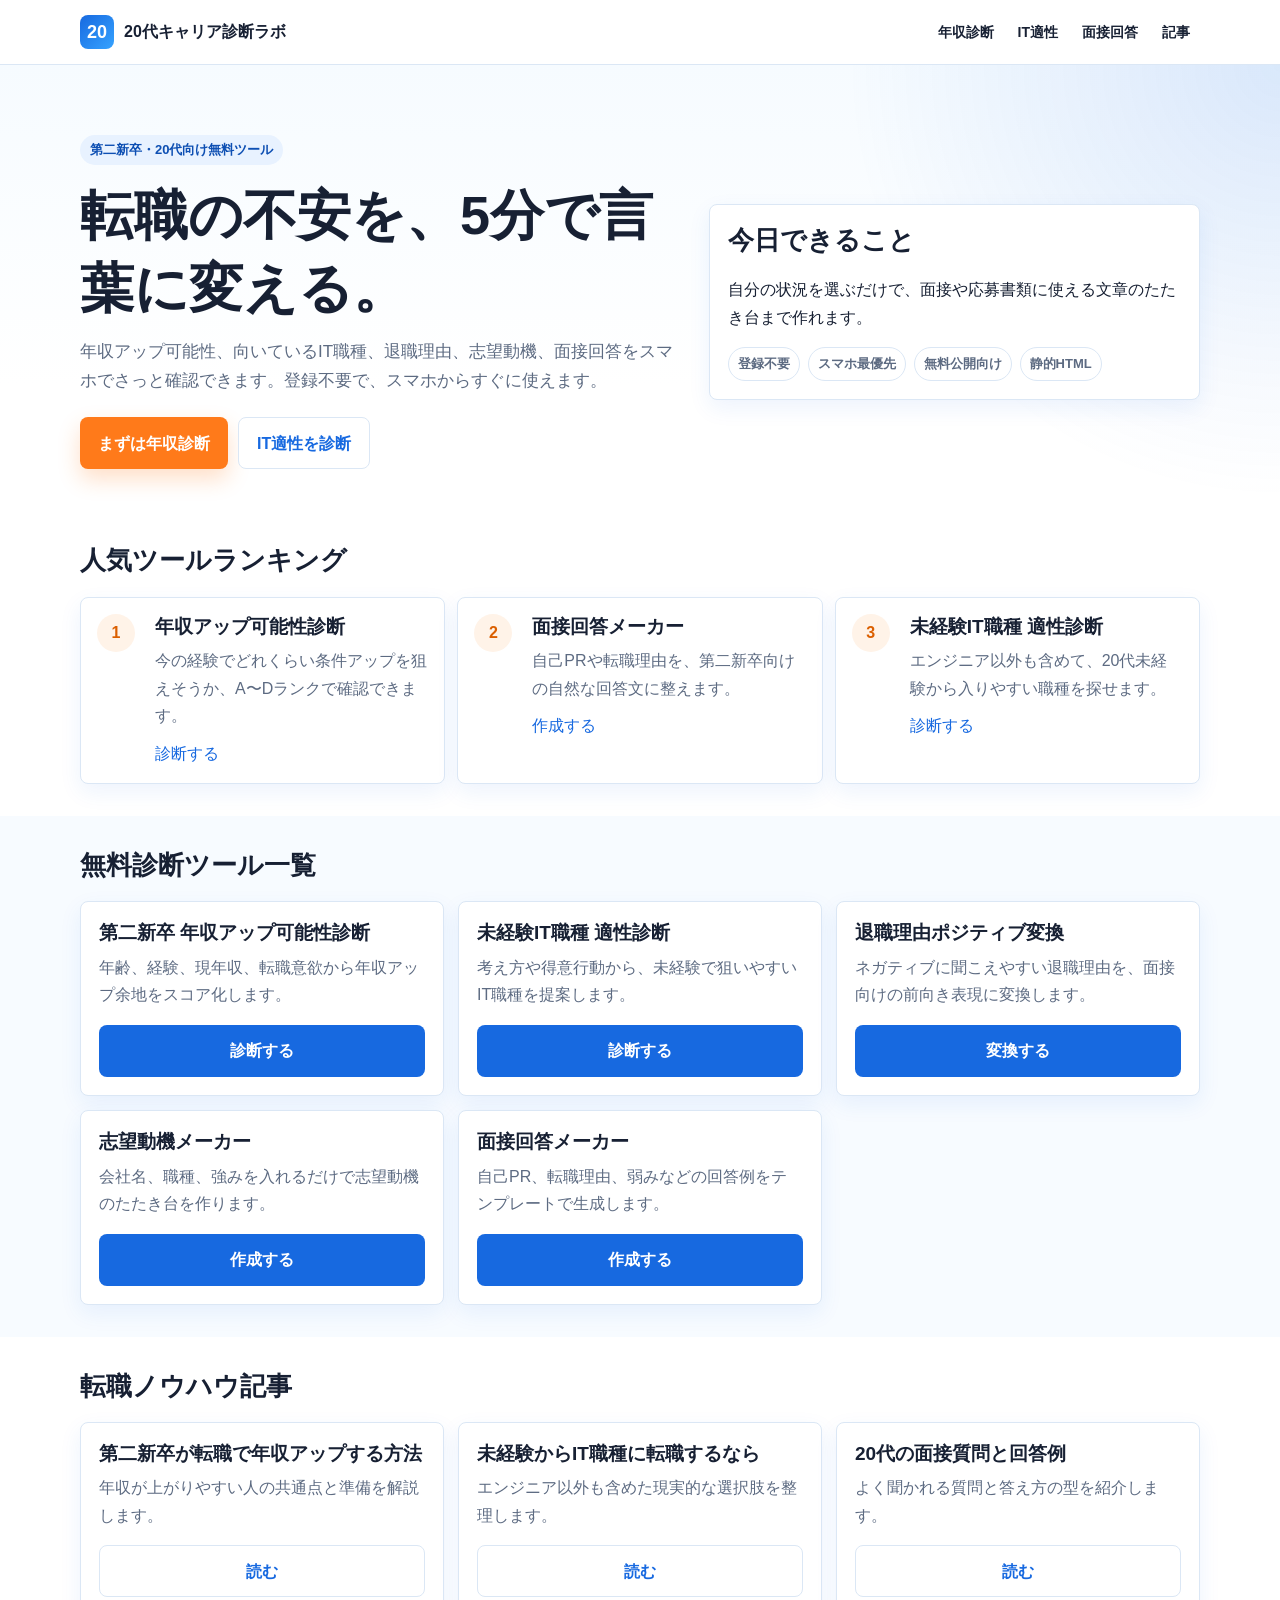
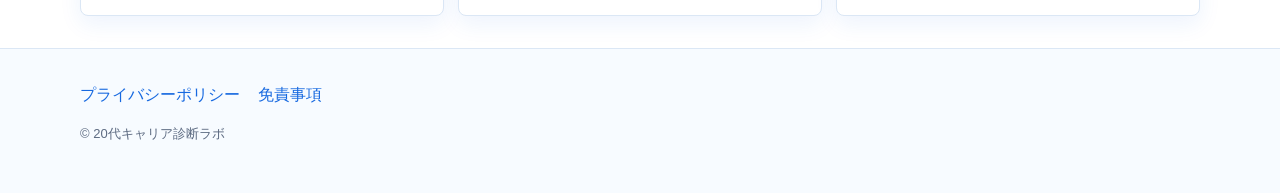
<file: index.html>
<!doctype html>
<html lang="ja">
<head>
  <meta charset="utf-8">
  <meta name="google-site-verification" content="XJx7OJmUegp2t_U06zIZBoYC09A0uc05FzPCAcpIYCo" />
  <meta name="viewport" content="width=device-width, initial-scale=1">
  <title>20代キャリア診断ラボ｜第二新卒・20代向け無料転職診断</title>
  <meta name="description" content="第二新卒・20代向けに、年収アップ可能性、未経験IT職種適性、退職理由、志望動機、面接回答を無料で診断できるサイトです。">
  <meta property="og:title" content="20代キャリア診断ラボ">
  <meta property="og:description" content="第二新卒・20代向け無料転職診断ツール。年収アップ、IT適性、面接回答、志望動機をチェック。">
  <meta property="og:type" content="website">
  <meta property="og:url" content="https://example.pages.dev/">
  <meta property="og:image" content="https://example.pages.dev/assets/img/ogp.svg">
  <!-- Google Analyticsタグは公開後にここへ追加 -->
  <!-- Search Console確認タグは公開後にここへ追加 -->
  <link rel="stylesheet" href="assets/css/styles.css">
  <script src="config.js" defer></script>
  <script src="assets/js/main.js" defer></script>
</head>
<body>
  <header class="site-header">
    <div class="header-inner">
      <a class="brand" href="index.html"><span class="brand-mark">20</span><span data-site-name>20代キャリア診断ラボ</span></a>
      <button class="nav-toggle" type="button" aria-label="メニュー" aria-expanded="false" data-nav-toggle>≡</button>
      <nav class="global-nav" data-nav>
        <a href="tools/salary.html">年収診断</a>
        <a href="tools/it-fit.html">IT適性</a>
        <a href="tools/interview.html">面接回答</a>
        <a href="articles/salary-up.html">記事</a>
      </nav>
    </div>
  </header>
  <main>
    <section class="hero">
      <div class="container hero-grid">
        <div>
          <span class="eyebrow">第二新卒・20代向け無料ツール</span>
          <h1>転職の不安を、5分で言葉に変える。</h1>
          <p class="lead">年収アップ可能性、向いているIT職種、退職理由、志望動機、面接回答をスマホでさっと確認できます。登録不要で、スマホからすぐに使えます。</p>
          <div class="hero-actions">
            <a class="button cta" href="tools/salary.html">まずは年収診断</a>
            <a class="button ghost" href="tools/it-fit.html">IT適性を診断</a>
          </div>
        </div>
        <div class="card">
          <h2>今日できること</h2>
          <p>自分の状況を選ぶだけで、面接や応募書類に使える文章のたたき台まで作れます。</p>
          <div class="badge-row">
            <span class="badge">登録不要</span>
            <span class="badge">スマホ最優先</span>
            <span class="badge">無料公開向け</span>
            <span class="badge">静的HTML</span>
          </div>
        </div>
      </div>
    </section>
    <section class="section">
      <div class="container">
        <h2>人気ツールランキング</h2>
        <div class="ranking-list">
          <article class="ranking-item">
            <div>
              <h3>年収アップ可能性診断</h3>
              <p>今の経験でどれくらい条件アップを狙えそうか、A〜Dランクで確認できます。</p>
              <a href="tools/salary.html">診断する</a>
            </div>
          </article>
          <article class="ranking-item">
            <div>
              <h3>面接回答メーカー</h3>
              <p>自己PRや転職理由を、第二新卒向けの自然な回答文に整えます。</p>
              <a href="tools/interview.html">作成する</a>
            </div>
          </article>
          <article class="ranking-item">
            <div>
              <h3>未経験IT職種 適性診断</h3>
              <p>エンジニア以外も含めて、20代未経験から入りやすい職種を探せます。</p>
              <a href="tools/it-fit.html">診断する</a>
            </div>
          </article>
        </div>
      </div>
    </section>
    <section class="section alt">
      <div class="container">
        <h2>無料診断ツール一覧</h2>
        <div class="grid three">
          <article class="card tool-card"><h3>第二新卒 年収アップ可能性診断</h3><p>年齢、経験、現年収、転職意欲から年収アップ余地をスコア化します。</p><a class="button" href="tools/salary.html">診断する</a></article>
          <article class="card tool-card"><h3>未経験IT職種 適性診断</h3><p>考え方や得意行動から、未経験で狙いやすいIT職種を提案します。</p><a class="button" href="tools/it-fit.html">診断する</a></article>
          <article class="card tool-card"><h3>退職理由ポジティブ変換</h3><p>ネガティブに聞こえやすい退職理由を、面接向けの前向き表現に変換します。</p><a class="button" href="tools/reason.html">変換する</a></article>
          <article class="card tool-card"><h3>志望動機メーカー</h3><p>会社名、職種、強みを入れるだけで志望動機のたたき台を作ります。</p><a class="button" href="tools/motivation.html">作成する</a></article>
          <article class="card tool-card"><h3>面接回答メーカー</h3><p>自己PR、転職理由、弱みなどの回答例をテンプレートで生成します。</p><a class="button" href="tools/interview.html">作成する</a></article>
        </div>
      </div>
    </section>
    <section class="section">
      <div class="container">
        <h2>転職ノウハウ記事</h2>
        <div class="grid three">
          <article class="card tool-card"><h3>第二新卒が転職で年収アップする方法</h3><p>年収が上がりやすい人の共通点と準備を解説します。</p><a class="button ghost" href="articles/salary-up.html">読む</a></article>
          <article class="card tool-card"><h3>未経験からIT職種に転職するなら</h3><p>エンジニア以外も含めた現実的な選択肢を整理します。</p><a class="button ghost" href="articles/it-career.html">読む</a></article>
          <article class="card tool-card"><h3>20代の面接質問と回答例</h3><p>よく聞かれる質問と答え方の型を紹介します。</p><a class="button ghost" href="articles/interview-questions.html">読む</a></article>
        </div>
      </div>
    </section>
  </main>
  <footer class="footer">
    <div class="container">
      <div class="footer-links"><a href="privacy.html">プライバシーポリシー</a><a href="disclaimer.html">免責事項</a></div>
      <p class="small">© <span data-site-name>20代キャリア診断ラボ</span></p>
    </div>
  </footer>
</body>
</html>
</file>
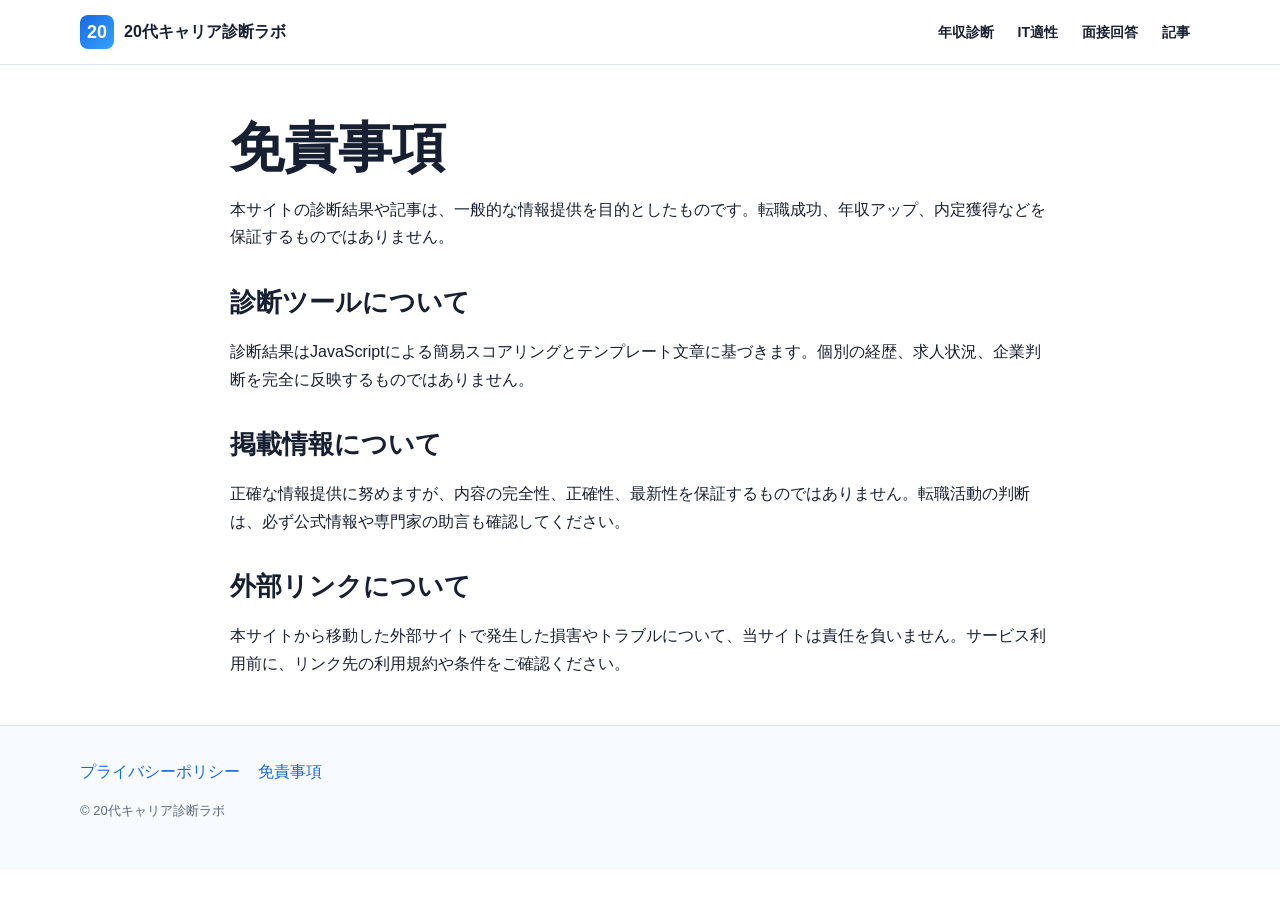
<file: disclaimer.html>
<!doctype html>
<html lang="ja">
<head>
  <meta charset="utf-8"><meta name="viewport" content="width=device-width, initial-scale=1">
  <title>免責事項｜20代キャリア診断ラボ</title>
  <meta name="description" content="20代キャリア診断ラボの免責事項です。診断結果、転職情報、広告リンクの取り扱いについて記載しています。">
  <meta property="og:title" content="免責事項｜20代キャリア診断ラボ"><meta property="og:description" content="診断結果や掲載情報のご利用に関する注意事項。"><meta property="og:type" content="website">
  <!-- Google Analyticsタグは公開後にここへ追加 --><!-- Search Console確認タグは公開後にここへ追加 -->
  <link rel="stylesheet" href="assets/css/styles.css"><script src="config.js" defer></script><script src="assets/js/main.js" defer></script>
</head>
<body>
  <header class="site-header"><div class="header-inner"><a class="brand" href="index.html"><span class="brand-mark">20</span><span data-site-name>20代キャリア診断ラボ</span></a><button class="nav-toggle" type="button" aria-label="メニュー" aria-expanded="false" data-nav-toggle>≡</button><nav class="global-nav" data-nav><a href="tools/salary.html">年収診断</a><a href="tools/it-fit.html">IT適性</a><a href="tools/interview.html">面接回答</a><a href="articles/salary-up.html">記事</a></nav></div></header>
  <main class="section"><article class="container article">
    <h1>免責事項</h1>
    <p>本サイトの診断結果や記事は、一般的な情報提供を目的としたものです。転職成功、年収アップ、内定獲得などを保証するものではありません。</p>
    <h2>診断ツールについて</h2><p>診断結果はJavaScriptによる簡易スコアリングとテンプレート文章に基づきます。個別の経歴、求人状況、企業判断を完全に反映するものではありません。</p>
    <h2>掲載情報について</h2><p>正確な情報提供に努めますが、内容の完全性、正確性、最新性を保証するものではありません。転職活動の判断は、必ず公式情報や専門家の助言も確認してください。</p>
    <h2>外部リンクについて</h2><p>本サイトから移動した外部サイトで発生した損害やトラブルについて、当サイトは責任を負いません。サービス利用前に、リンク先の利用規約や条件をご確認ください。</p>
  </article></main>
  <footer class="footer"><div class="container"><div class="footer-links"><a href="privacy.html">プライバシーポリシー</a><a href="disclaimer.html">免責事項</a></div><p class="small">© <span data-site-name>20代キャリア診断ラボ</span></p></div></footer>
</body>
</html>
</file>
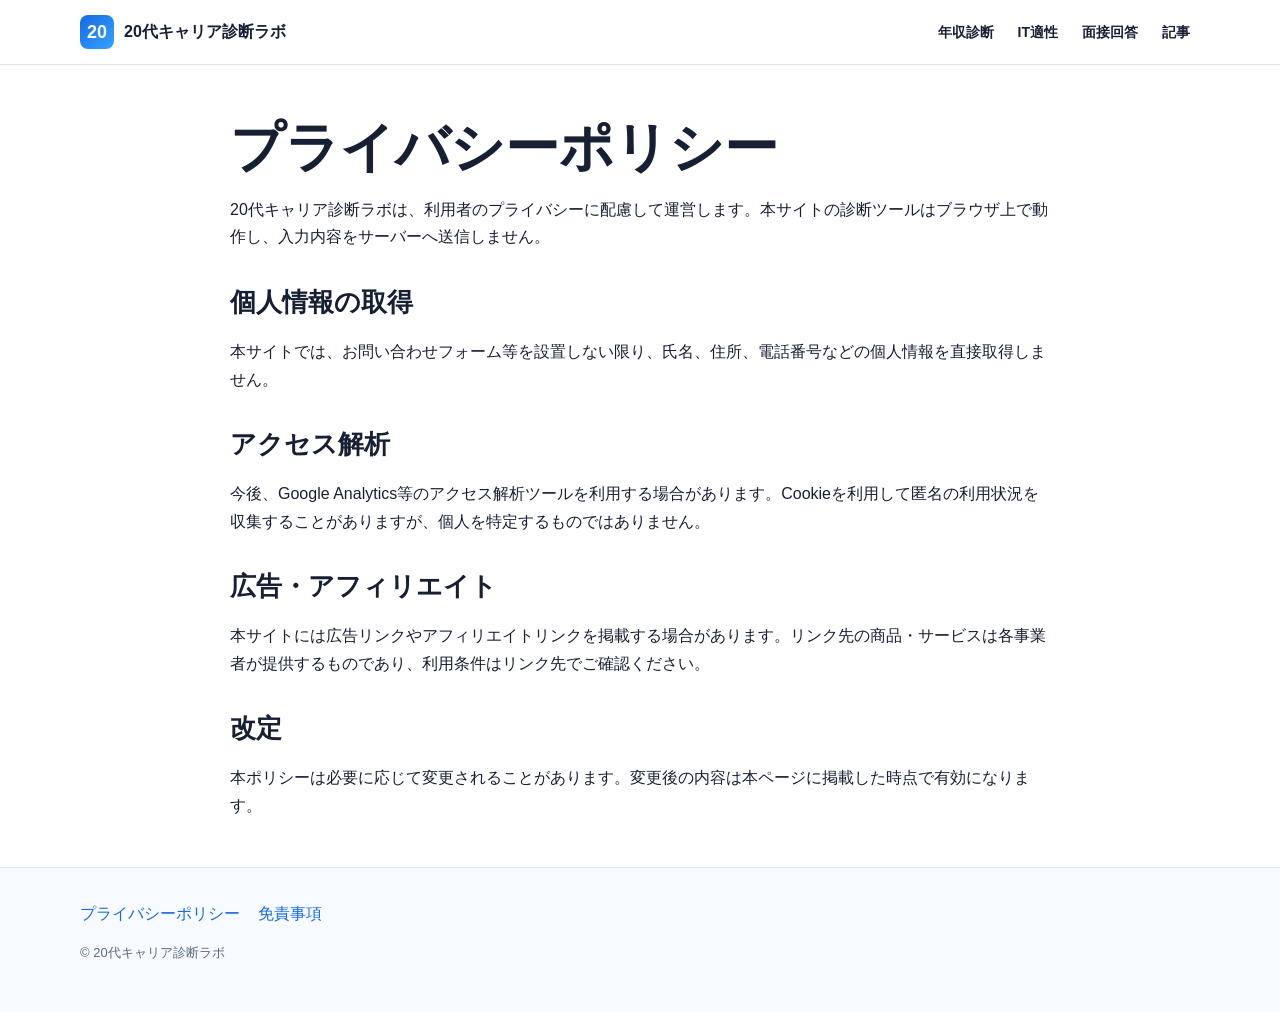
<file: privacy.html>
<!doctype html>
<html lang="ja">
<head>
  <meta charset="utf-8"><meta name="viewport" content="width=device-width, initial-scale=1">
  <title>プライバシーポリシー｜20代キャリア診断ラボ</title>
  <meta name="description" content="20代キャリア診断ラボのプライバシーポリシーです。">
  <meta property="og:title" content="プライバシーポリシー｜20代キャリア診断ラボ"><meta property="og:description" content="個人情報、アクセス解析、広告リンクの取り扱いについて。"><meta property="og:type" content="website">
  <!-- Google Analyticsタグは公開後にここへ追加 --><!-- Search Console確認タグは公開後にここへ追加 -->
  <link rel="stylesheet" href="assets/css/styles.css"><script src="config.js" defer></script><script src="assets/js/main.js" defer></script>
</head>
<body>
  <header class="site-header"><div class="header-inner"><a class="brand" href="index.html"><span class="brand-mark">20</span><span data-site-name>20代キャリア診断ラボ</span></a><button class="nav-toggle" type="button" aria-label="メニュー" aria-expanded="false" data-nav-toggle>≡</button><nav class="global-nav" data-nav><a href="tools/salary.html">年収診断</a><a href="tools/it-fit.html">IT適性</a><a href="tools/interview.html">面接回答</a><a href="articles/salary-up.html">記事</a></nav></div></header>
  <main class="section"><article class="container article">
    <h1>プライバシーポリシー</h1>
    <p>20代キャリア診断ラボは、利用者のプライバシーに配慮して運営します。本サイトの診断ツールはブラウザ上で動作し、入力内容をサーバーへ送信しません。</p>
    <h2>個人情報の取得</h2><p>本サイトでは、お問い合わせフォーム等を設置しない限り、氏名、住所、電話番号などの個人情報を直接取得しません。</p>
    <h2>アクセス解析</h2><p>今後、Google Analytics等のアクセス解析ツールを利用する場合があります。Cookieを利用して匿名の利用状況を収集することがありますが、個人を特定するものではありません。</p>
    <h2>広告・アフィリエイト</h2><p>本サイトには広告リンクやアフィリエイトリンクを掲載する場合があります。リンク先の商品・サービスは各事業者が提供するものであり、利用条件はリンク先でご確認ください。</p>
    <h2>改定</h2><p>本ポリシーは必要に応じて変更されることがあります。変更後の内容は本ページに掲載した時点で有効になります。</p>
  </article></main>
  <footer class="footer"><div class="container"><div class="footer-links"><a href="privacy.html">プライバシーポリシー</a><a href="disclaimer.html">免責事項</a></div><p class="small">© <span data-site-name>20代キャリア診断ラボ</span></p></div></footer>
</body>
</html>
</file>
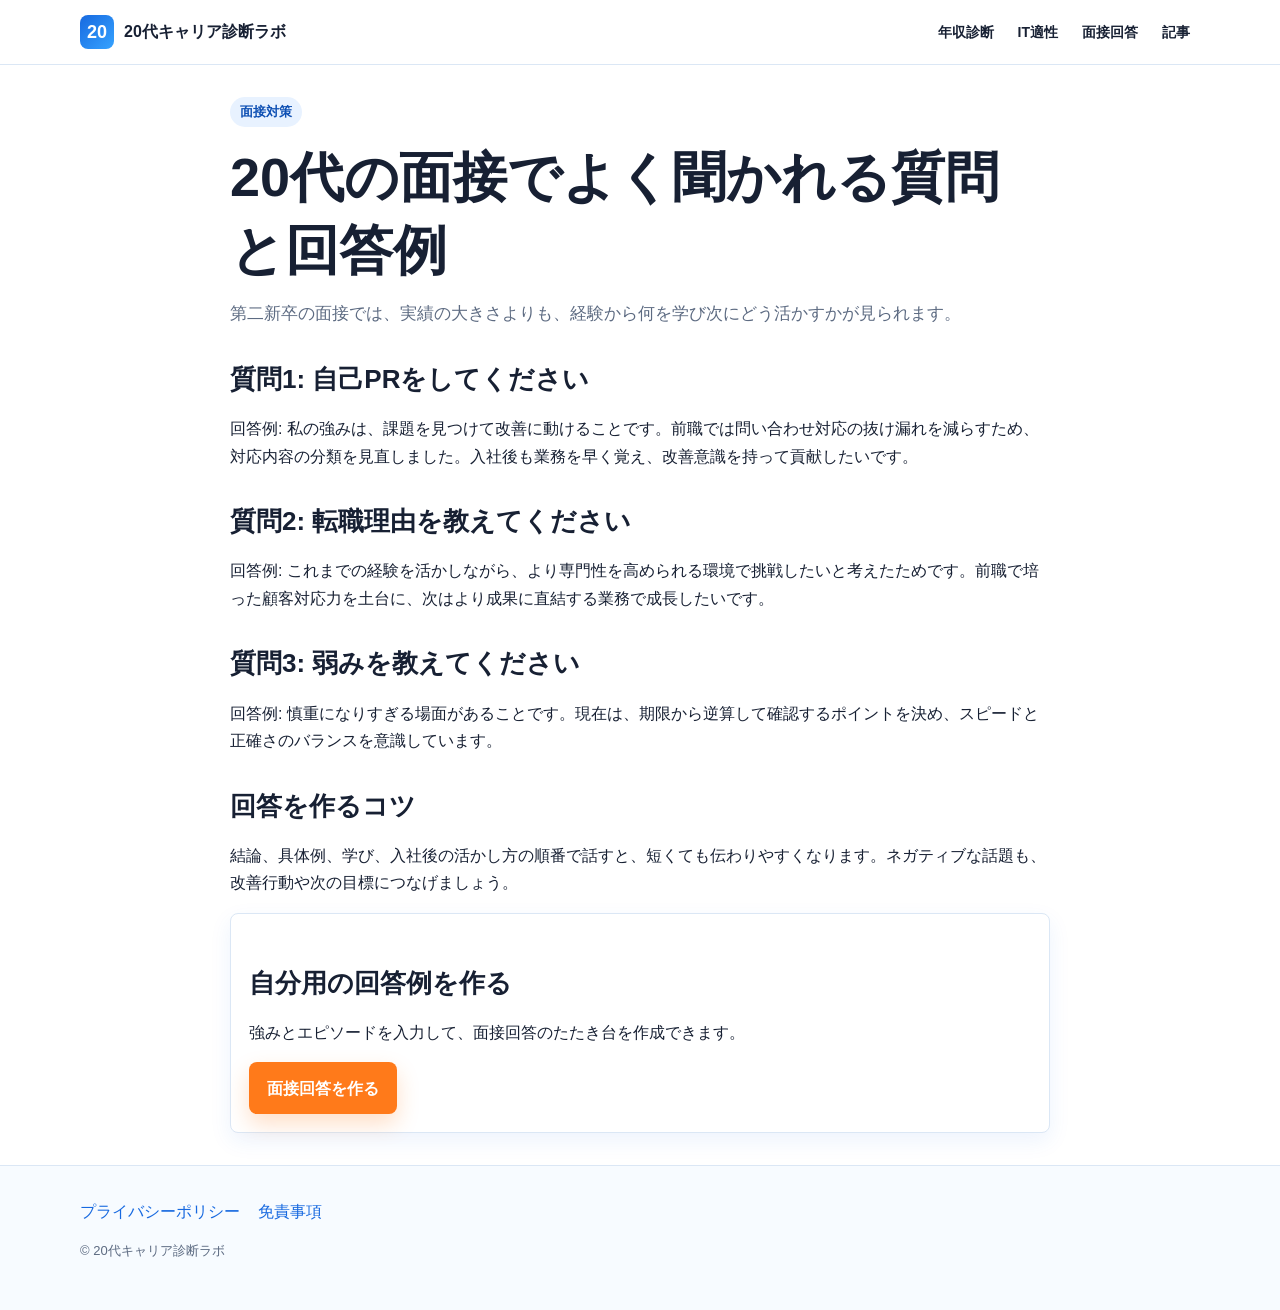
<file: articles/interview-questions.html>
<!doctype html>
<html lang="ja">
<head>
  <meta charset="utf-8"><meta name="viewport" content="width=device-width, initial-scale=1">
  <title>20代の面接でよく聞かれる質問と回答例｜20代キャリア診断ラボ</title>
  <meta name="description" content="20代・第二新卒の転職面接でよく聞かれる質問と、自己PR、転職理由、弱みの回答例を紹介します。">
  <meta property="og:title" content="20代の面接でよく聞かれる質問と回答例"><meta property="og:description" content="第二新卒向けの面接質問と回答例。"><meta property="og:type" content="article"><meta property="og:image" content="https://example.pages.dev/assets/img/ogp.svg">
  <!-- Google Analyticsタグは公開後にここへ追加 --><!-- Search Console確認タグは公開後にここへ追加 -->
  <link rel="stylesheet" href="../assets/css/styles.css"><script src="../config.js" defer></script><script src="../assets/js/main.js" defer></script>
</head>
<body>
  <header class="site-header"><div class="header-inner"><a class="brand" href="../index.html"><span class="brand-mark">20</span><span data-site-name>20代キャリア診断ラボ</span></a><button class="nav-toggle" type="button" aria-label="メニュー" aria-expanded="false" data-nav-toggle>≡</button><nav class="global-nav" data-nav><a href="../tools/salary.html">年収診断</a><a href="../tools/it-fit.html">IT適性</a><a href="../tools/interview.html">面接回答</a><a href="interview-questions.html">記事</a></nav></div></header>
  <main class="section"><article class="container article">
    <span class="eyebrow">面接対策</span><h1>20代の面接でよく聞かれる質問と回答例</h1>
    <p class="lead">第二新卒の面接では、実績の大きさよりも、経験から何を学び次にどう活かすかが見られます。</p>
    <h2>質問1: 自己PRをしてください</h2>
    <p>回答例: 私の強みは、課題を見つけて改善に動けることです。前職では問い合わせ対応の抜け漏れを減らすため、対応内容の分類を見直しました。入社後も業務を早く覚え、改善意識を持って貢献したいです。</p>
    <h2>質問2: 転職理由を教えてください</h2>
    <p>回答例: これまでの経験を活かしながら、より専門性を高められる環境で挑戦したいと考えたためです。前職で培った顧客対応力を土台に、次はより成果に直結する業務で成長したいです。</p>
    <h2>質問3: 弱みを教えてください</h2>
    <p>回答例: 慎重になりすぎる場面があることです。現在は、期限から逆算して確認するポイントを決め、スピードと正確さのバランスを意識しています。</p>
    <h2>回答を作るコツ</h2>
    <p>結論、具体例、学び、入社後の活かし方の順番で話すと、短くても伝わりやすくなります。ネガティブな話題も、改善行動や次の目標につなげましょう。</p>
    <div class="card"><h2>自分用の回答例を作る</h2><p>強みとエピソードを入力して、面接回答のたたき台を作成できます。</p><a class="button cta" href="../tools/interview.html">面接回答を作る</a></div>
  </article></main>
  <footer class="footer"><div class="container"><div class="footer-links"><a href="../privacy.html">プライバシーポリシー</a><a href="../disclaimer.html">免責事項</a></div><p class="small">© <span data-site-name>20代キャリア診断ラボ</span></p></div></footer>
</body>
</html>
</file>
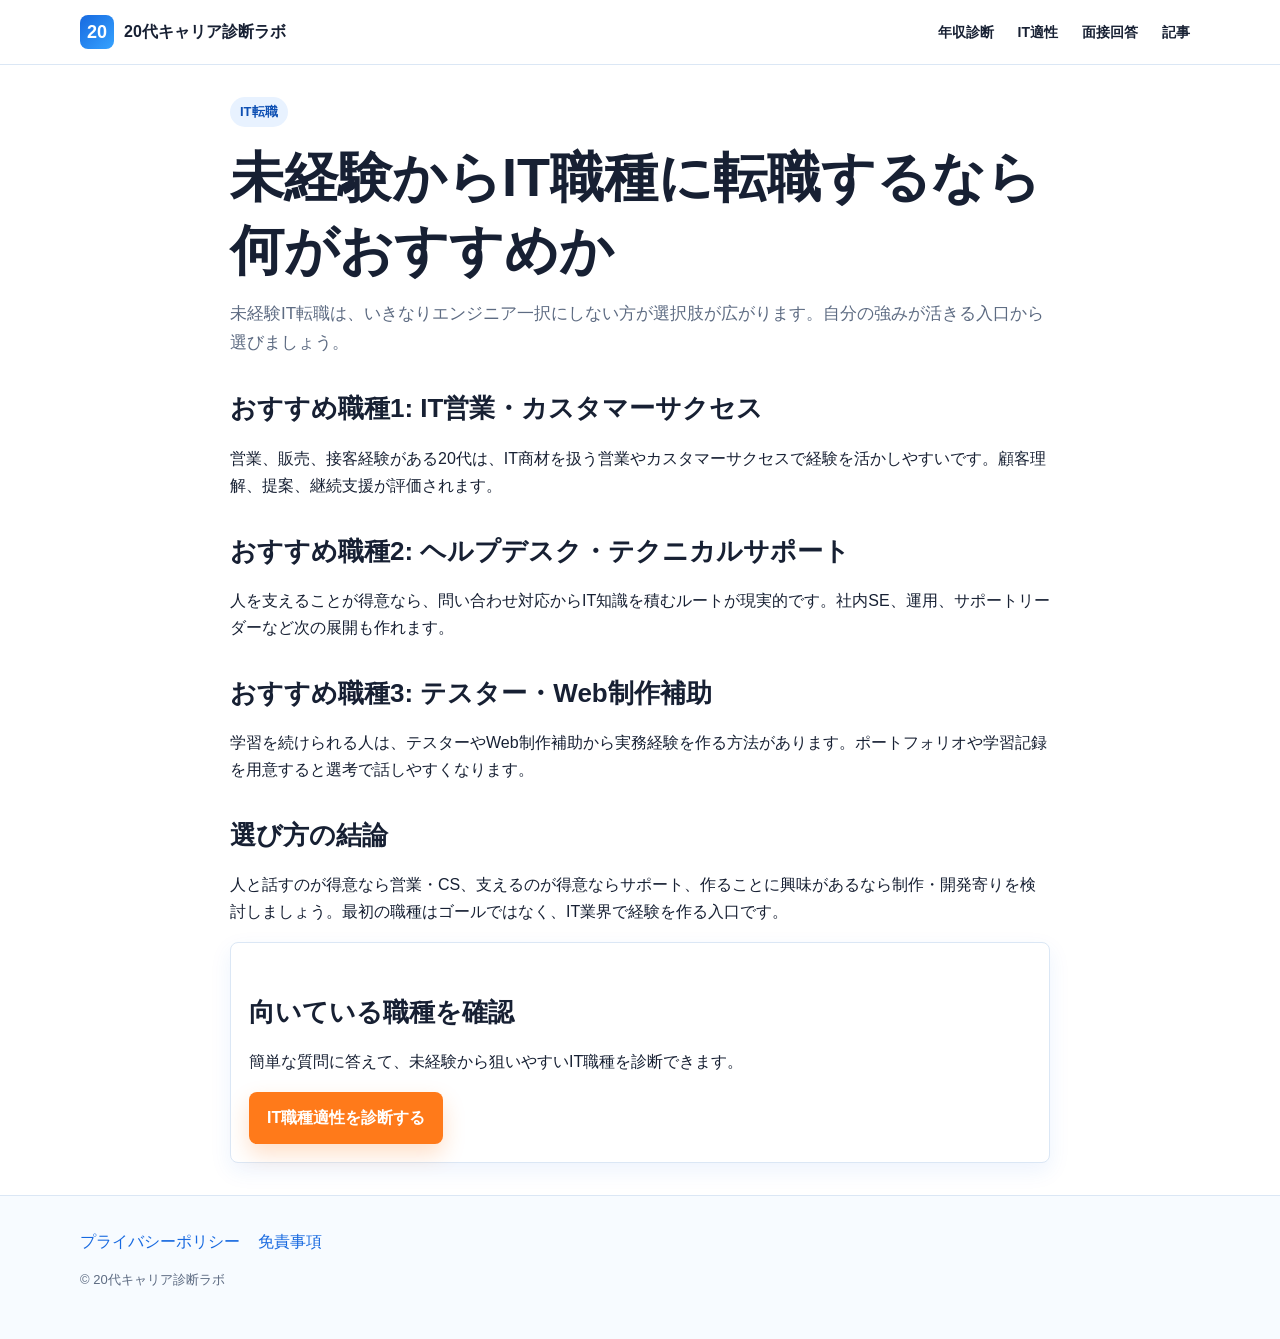
<file: articles/it-career.html>
<!doctype html>
<html lang="ja">
<head>
  <meta charset="utf-8"><meta name="viewport" content="width=device-width, initial-scale=1">
  <title>未経験からIT職種に転職するなら何がおすすめか｜20代キャリア診断ラボ</title>
  <meta name="description" content="未経験からIT職種へ転職したい20代に向けて、エンジニア、IT営業、カスタマーサクセス、ヘルプデスクなどの選び方を解説します。">
  <meta property="og:title" content="未経験からIT職種に転職するなら何がおすすめか"><meta property="og:description" content="20代未経験から狙えるIT職種を整理。"><meta property="og:type" content="article"><meta property="og:image" content="https://example.pages.dev/assets/img/ogp.svg">
  <!-- Google Analyticsタグは公開後にここへ追加 --><!-- Search Console確認タグは公開後にここへ追加 -->
  <link rel="stylesheet" href="../assets/css/styles.css"><script src="../config.js" defer></script><script src="../assets/js/main.js" defer></script>
</head>
<body>
  <header class="site-header"><div class="header-inner"><a class="brand" href="../index.html"><span class="brand-mark">20</span><span data-site-name>20代キャリア診断ラボ</span></a><button class="nav-toggle" type="button" aria-label="メニュー" aria-expanded="false" data-nav-toggle>≡</button><nav class="global-nav" data-nav><a href="../tools/salary.html">年収診断</a><a href="../tools/it-fit.html">IT適性</a><a href="../tools/interview.html">面接回答</a><a href="it-career.html">記事</a></nav></div></header>
  <main class="section"><article class="container article">
    <span class="eyebrow">IT転職</span><h1>未経験からIT職種に転職するなら何がおすすめか</h1>
    <p class="lead">未経験IT転職は、いきなりエンジニア一択にしない方が選択肢が広がります。自分の強みが活きる入口から選びましょう。</p>
    <h2>おすすめ職種1: IT営業・カスタマーサクセス</h2>
    <p>営業、販売、接客経験がある20代は、IT商材を扱う営業やカスタマーサクセスで経験を活かしやすいです。顧客理解、提案、継続支援が評価されます。</p>
    <h2>おすすめ職種2: ヘルプデスク・テクニカルサポート</h2>
    <p>人を支えることが得意なら、問い合わせ対応からIT知識を積むルートが現実的です。社内SE、運用、サポートリーダーなど次の展開も作れます。</p>
    <h2>おすすめ職種3: テスター・Web制作補助</h2>
    <p>学習を続けられる人は、テスターやWeb制作補助から実務経験を作る方法があります。ポートフォリオや学習記録を用意すると選考で話しやすくなります。</p>
    <h2>選び方の結論</h2>
    <p>人と話すのが得意なら営業・CS、支えるのが得意ならサポート、作ることに興味があるなら制作・開発寄りを検討しましょう。最初の職種はゴールではなく、IT業界で経験を作る入口です。</p>
    <div class="card"><h2>向いている職種を確認</h2><p>簡単な質問に答えて、未経験から狙いやすいIT職種を診断できます。</p><a class="button cta" href="../tools/it-fit.html">IT職種適性を診断する</a></div>
  </article></main>
  <footer class="footer"><div class="container"><div class="footer-links"><a href="../privacy.html">プライバシーポリシー</a><a href="../disclaimer.html">免責事項</a></div><p class="small">© <span data-site-name>20代キャリア診断ラボ</span></p></div></footer>
</body>
</html>
</file>
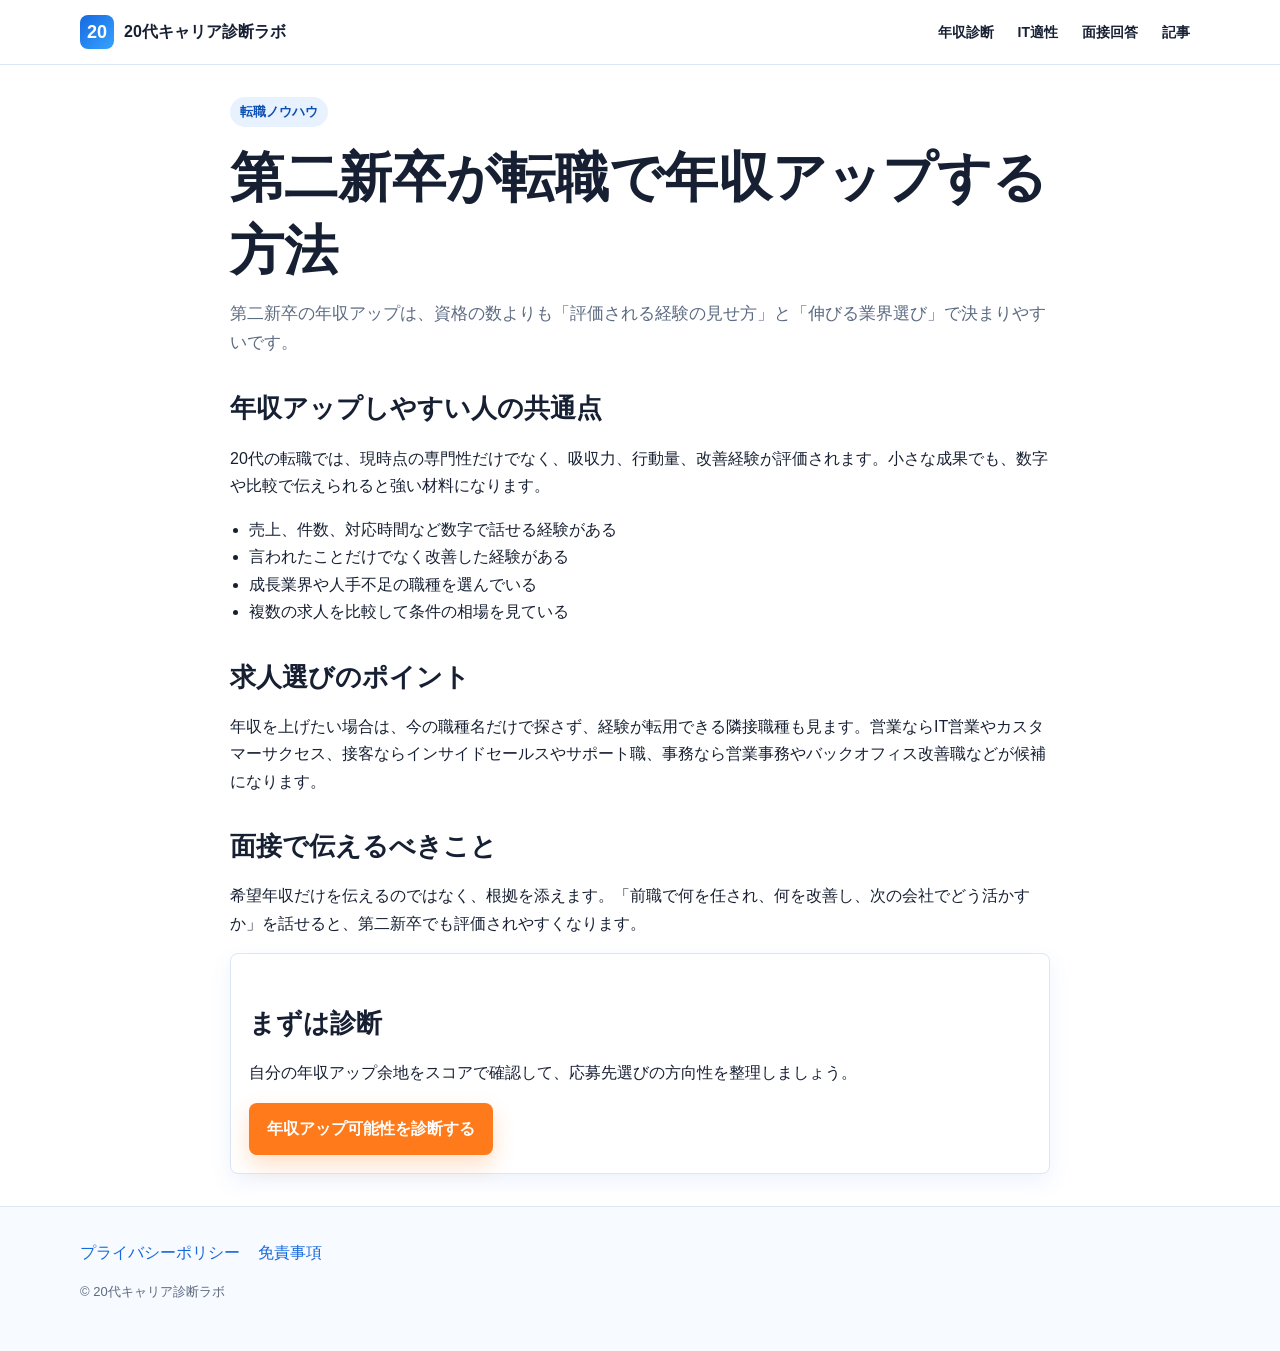
<file: articles/salary-up.html>
<!doctype html>
<html lang="ja">
<head>
  <meta charset="utf-8"><meta name="viewport" content="width=device-width, initial-scale=1">
  <title>第二新卒が転職で年収アップする方法｜20代キャリア診断ラボ</title>
  <meta name="description" content="第二新卒が転職で年収アップを狙うための考え方、求人選び、面接での伝え方を20代向けに解説します。">
  <meta property="og:title" content="第二新卒が転職で年収アップする方法"><meta property="og:description" content="年収アップを狙う第二新卒向けの転職準備ガイド。"><meta property="og:type" content="article"><meta property="og:image" content="https://example.pages.dev/assets/img/ogp.svg">
  <!-- Google Analyticsタグは公開後にここへ追加 --><!-- Search Console確認タグは公開後にここへ追加 -->
  <link rel="stylesheet" href="../assets/css/styles.css"><script src="../config.js" defer></script><script src="../assets/js/main.js" defer></script>
</head>
<body>
  <header class="site-header"><div class="header-inner"><a class="brand" href="../index.html"><span class="brand-mark">20</span><span data-site-name>20代キャリア診断ラボ</span></a><button class="nav-toggle" type="button" aria-label="メニュー" aria-expanded="false" data-nav-toggle>≡</button><nav class="global-nav" data-nav><a href="../tools/salary.html">年収診断</a><a href="../tools/it-fit.html">IT適性</a><a href="../tools/interview.html">面接回答</a><a href="salary-up.html">記事</a></nav></div></header>
  <main class="section"><article class="container article">
    <span class="eyebrow">転職ノウハウ</span><h1>第二新卒が転職で年収アップする方法</h1>
    <p class="lead">第二新卒の年収アップは、資格の数よりも「評価される経験の見せ方」と「伸びる業界選び」で決まりやすいです。</p>
    <h2>年収アップしやすい人の共通点</h2>
    <p>20代の転職では、現時点の専門性だけでなく、吸収力、行動量、改善経験が評価されます。小さな成果でも、数字や比較で伝えられると強い材料になります。</p>
    <ul><li>売上、件数、対応時間など数字で話せる経験がある</li><li>言われたことだけでなく改善した経験がある</li><li>成長業界や人手不足の職種を選んでいる</li><li>複数の求人を比較して条件の相場を見ている</li></ul>
    <h2>求人選びのポイント</h2>
    <p>年収を上げたい場合は、今の職種名だけで探さず、経験が転用できる隣接職種も見ます。営業ならIT営業やカスタマーサクセス、接客ならインサイドセールスやサポート職、事務なら営業事務やバックオフィス改善職などが候補になります。</p>
    <h2>面接で伝えるべきこと</h2>
    <p>希望年収だけを伝えるのではなく、根拠を添えます。「前職で何を任され、何を改善し、次の会社でどう活かすか」を話せると、第二新卒でも評価されやすくなります。</p>
    <div class="card"><h2>まずは診断</h2><p>自分の年収アップ余地をスコアで確認して、応募先選びの方向性を整理しましょう。</p><a class="button cta" href="../tools/salary.html">年収アップ可能性を診断する</a></div>
  </article></main>
  <footer class="footer"><div class="container"><div class="footer-links"><a href="../privacy.html">プライバシーポリシー</a><a href="../disclaimer.html">免責事項</a></div><p class="small">© <span data-site-name>20代キャリア診断ラボ</span></p></div></footer>
</body>
</html>
</file>
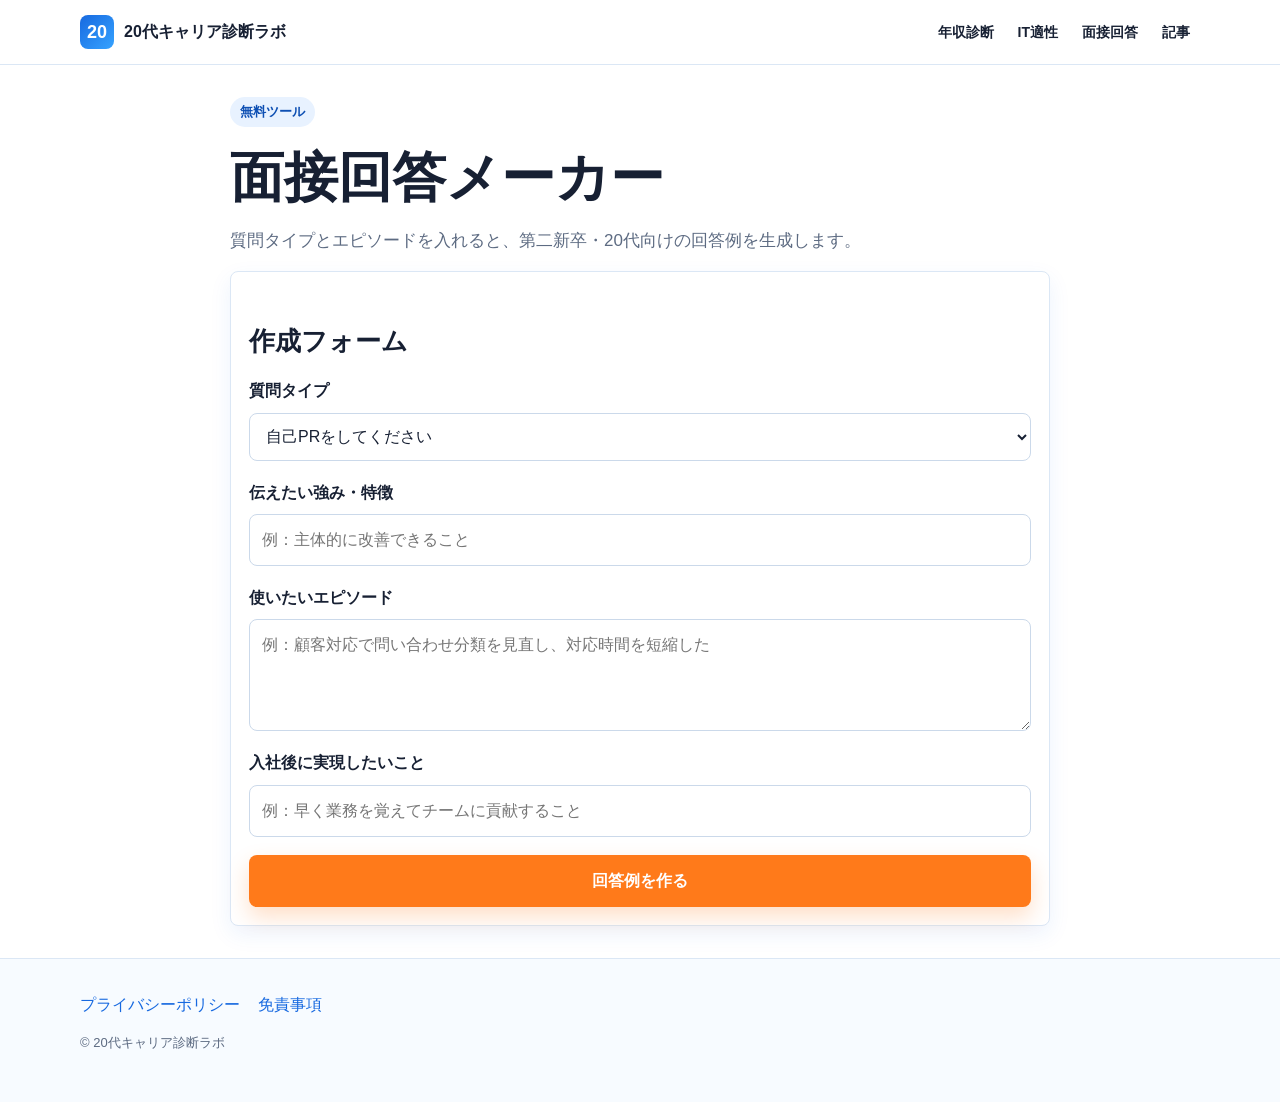
<file: tools/interview.html>
<!doctype html>
<html lang="ja">
<head>
  <meta charset="utf-8"><meta name="viewport" content="width=device-width, initial-scale=1">
  <title>面接回答メーカー｜20代キャリア診断ラボ</title>
  <meta name="description" content="自己PR、転職理由、弱みなど、20代の転職面接でよく聞かれる質問への回答例を無料作成します。">
  <meta property="og:title" content="面接回答メーカー"><meta property="og:description" content="20代向けの面接回答例を無料作成。"><meta property="og:type" content="article"><meta property="og:image" content="https://example.pages.dev/assets/img/ogp.svg">
  <!-- Google Analyticsタグは公開後にここへ追加 --><!-- Search Console確認タグは公開後にここへ追加 -->
  <link rel="stylesheet" href="../assets/css/styles.css"><script src="../config.js" defer></script><script src="../assets/js/main.js" defer></script>
</head>
<body>
  <header class="site-header"><div class="header-inner"><a class="brand" href="../index.html"><span class="brand-mark">20</span><span data-site-name>20代キャリア診断ラボ</span></a><button class="nav-toggle" type="button" aria-label="メニュー" aria-expanded="false" data-nav-toggle>≡</button><nav class="global-nav" data-nav><a href="salary.html">年収診断</a><a href="it-fit.html">IT適性</a><a href="interview.html">面接回答</a><a href="../articles/interview-questions.html">記事</a></nav></div></header>
  <main class="section"><div class="container article">
    <span class="eyebrow">無料ツール</span><h1>面接回答メーカー</h1><p class="lead">質問タイプとエピソードを入れると、第二新卒・20代向けの回答例を生成します。</p>
    <div class="card">
      <h2>作成フォーム</h2>
      <form class="form" data-tool-form="interview">
        <div class="field"><label for="question">質問タイプ</label><select id="question" name="question" required><option value="selfpr">自己PRをしてください</option><option value="change">転職理由を教えてください</option><option value="weakness">弱みを教えてください</option></select></div>
        <div class="field"><label for="strength">伝えたい強み・特徴</label><input id="strength" name="strength" placeholder="例：主体的に改善できること"></div>
        <div class="field"><label for="episode">使いたいエピソード</label><textarea id="episode" name="episode" placeholder="例：顧客対応で問い合わせ分類を見直し、対応時間を短縮した"></textarea></div>
        <div class="field"><label for="future">入社後に実現したいこと</label><input id="future" name="future" placeholder="例：早く業務を覚えてチームに貢献すること"></div>
        <button class="button cta" type="submit">回答例を作る</button>
      </form>
      <div class="result" data-result><span class="result-score" data-result-score></span><h2 class="result-title" data-result-title></h2><p class="result-copy" data-result-copy></p><div class="share-box" data-share-copy></div><div class="result-actions"><a class="button cta" data-cta-primary-url href="#"><span data-cta-primary-text>自分に合う転職サポートを見てみる</span></a><a class="button ghost" href="reason.html">退職理由を変換</a></div><p class="small" data-cta-note></p></div>
    </div>
  </div></main>
  <footer class="footer"><div class="container"><div class="footer-links"><a href="../privacy.html">プライバシーポリシー</a><a href="../disclaimer.html">免責事項</a></div><p class="small">© <span data-site-name>20代キャリア診断ラボ</span></p></div></footer>
</body>
</html>
</file>
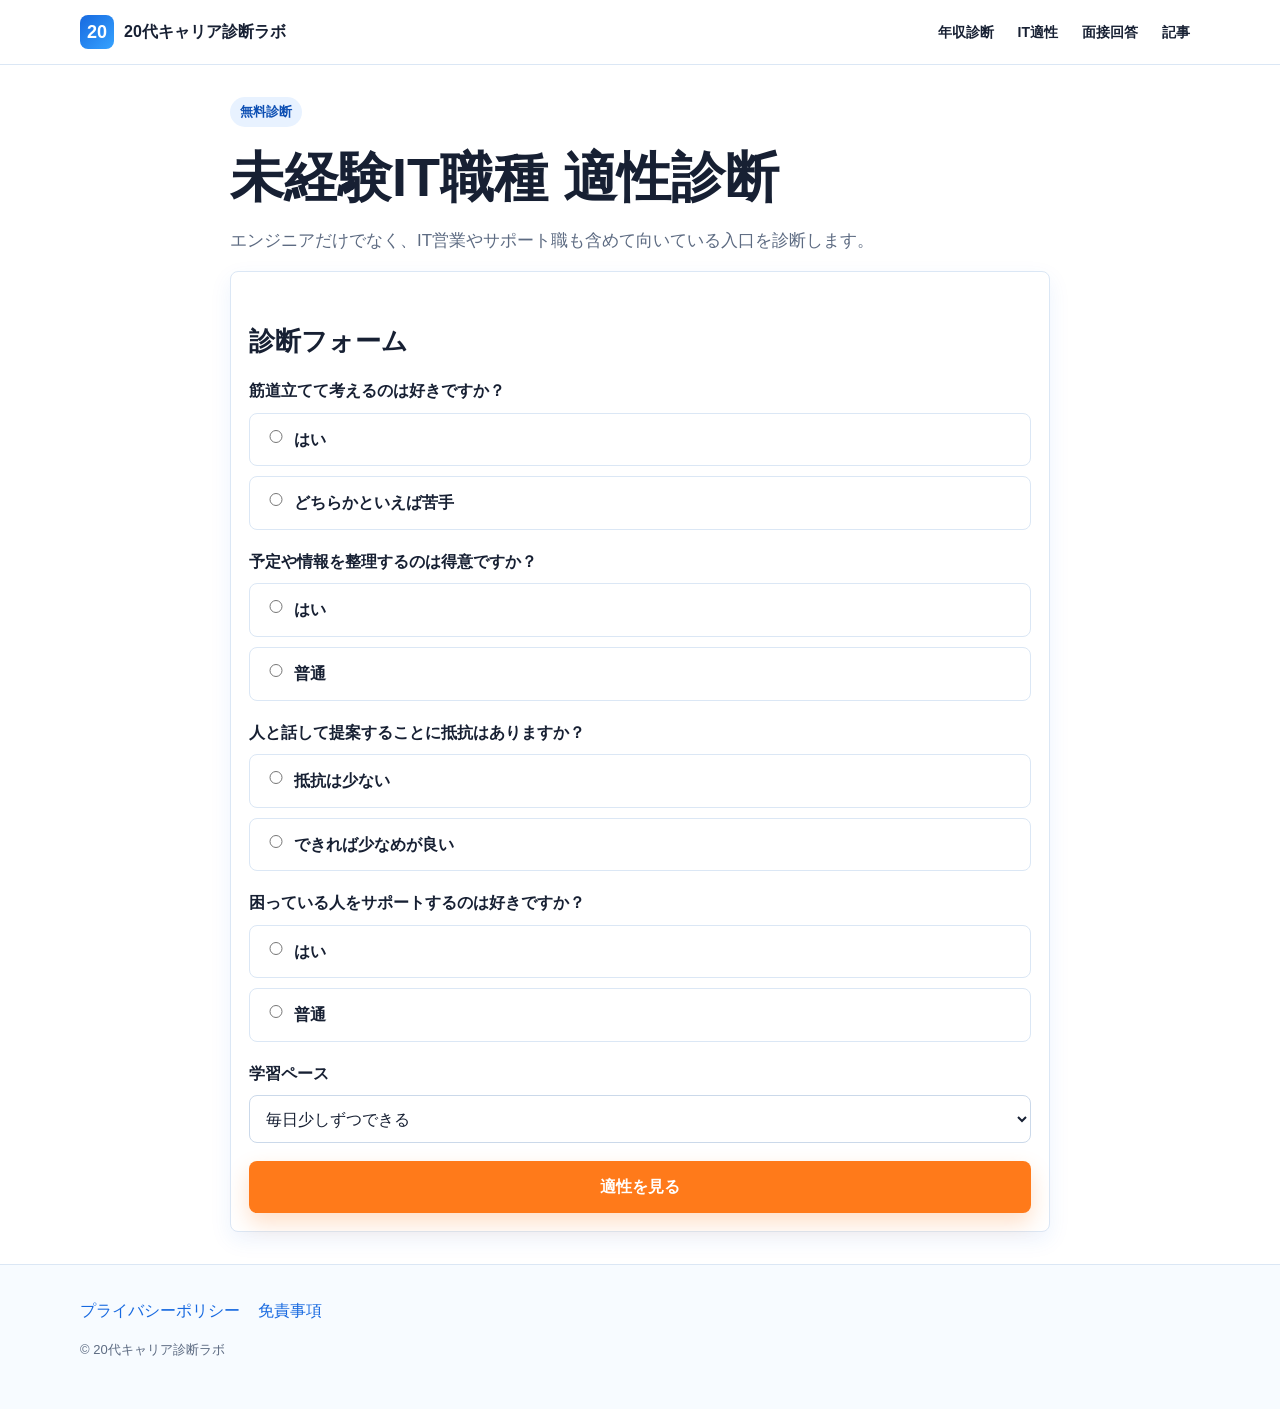
<file: tools/it-fit.html>
<!doctype html>
<html lang="ja">
<head>
  <meta charset="utf-8"><meta name="viewport" content="width=device-width, initial-scale=1">
  <title>未経験IT職種 適性診断｜20代キャリア診断ラボ</title>
  <meta name="description" content="未経験からIT職種へ転職したい20代向けに、エンジニア、Webディレクター、IT営業、ヘルプデスクなどの適性を無料診断。">
  <meta property="og:title" content="未経験IT職種 適性診断"><meta property="og:description" content="20代未経験から狙いやすいIT職種を無料チェック。"><meta property="og:type" content="article"><meta property="og:image" content="https://example.pages.dev/assets/img/ogp.svg">
  <!-- Google Analyticsタグは公開後にここへ追加 --><!-- Search Console確認タグは公開後にここへ追加 -->
  <link rel="stylesheet" href="../assets/css/styles.css"><script src="../config.js" defer></script><script src="../assets/js/main.js" defer></script>
</head>
<body>
  <header class="site-header"><div class="header-inner"><a class="brand" href="../index.html"><span class="brand-mark">20</span><span data-site-name>20代キャリア診断ラボ</span></a><button class="nav-toggle" type="button" aria-label="メニュー" aria-expanded="false" data-nav-toggle>≡</button><nav class="global-nav" data-nav><a href="salary.html">年収診断</a><a href="it-fit.html">IT適性</a><a href="interview.html">面接回答</a><a href="../articles/it-career.html">記事</a></nav></div></header>
  <main class="section"><div class="container article">
    <span class="eyebrow">無料診断</span><h1>未経験IT職種 適性診断</h1><p class="lead">エンジニアだけでなく、IT営業やサポート職も含めて向いている入口を診断します。</p>
    <div class="card">
      <h2>診断フォーム</h2>
      <form class="form" data-tool-form="itFit">
        <div class="field"><span class="question-title">筋道立てて考えるのは好きですか？</span><div class="option-grid"><label class="option"><input type="radio" name="logic" value="yes" required>はい</label><label class="option"><input type="radio" name="logic" value="no">どちらかといえば苦手</label></div></div>
        <div class="field"><span class="question-title">予定や情報を整理するのは得意ですか？</span><div class="option-grid"><label class="option"><input type="radio" name="organize" value="yes" required>はい</label><label class="option"><input type="radio" name="organize" value="no">普通</label></div></div>
        <div class="field"><span class="question-title">人と話して提案することに抵抗はありますか？</span><div class="option-grid"><label class="option"><input type="radio" name="talk" value="yes" required>抵抗は少ない</label><label class="option"><input type="radio" name="talk" value="no">できれば少なめが良い</label></div></div>
        <div class="field"><span class="question-title">困っている人をサポートするのは好きですか？</span><div class="option-grid"><label class="option"><input type="radio" name="support" value="yes" required>はい</label><label class="option"><input type="radio" name="support" value="no">普通</label></div></div>
        <div class="field"><label for="study">学習ペース</label><select id="study" name="study" required><option value="daily">毎日少しずつできる</option><option value="weekly">週末中心ならできる</option><option value="low">まだ自信がない</option></select></div>
        <button class="button cta" type="submit">適性を見る</button>
      </form>
      <div class="result" data-result><span class="result-score" data-result-score></span><h2 class="result-title" data-result-title></h2><p class="result-copy" data-result-copy></p><div class="share-box" data-share-copy></div><div class="result-actions"><a class="button cta" data-cta-secondary-url href="#"><span data-cta-secondary-text>未経験IT向けの選択肢を見てみる</span></a><a class="button ghost" href="interview.html">面接回答を作る</a></div><p class="small" data-cta-note></p></div>
    </div>
  </div></main>
  <footer class="footer"><div class="container"><div class="footer-links"><a href="../privacy.html">プライバシーポリシー</a><a href="../disclaimer.html">免責事項</a></div><p class="small">© <span data-site-name>20代キャリア診断ラボ</span></p></div></footer>
</body>
</html>
</file>
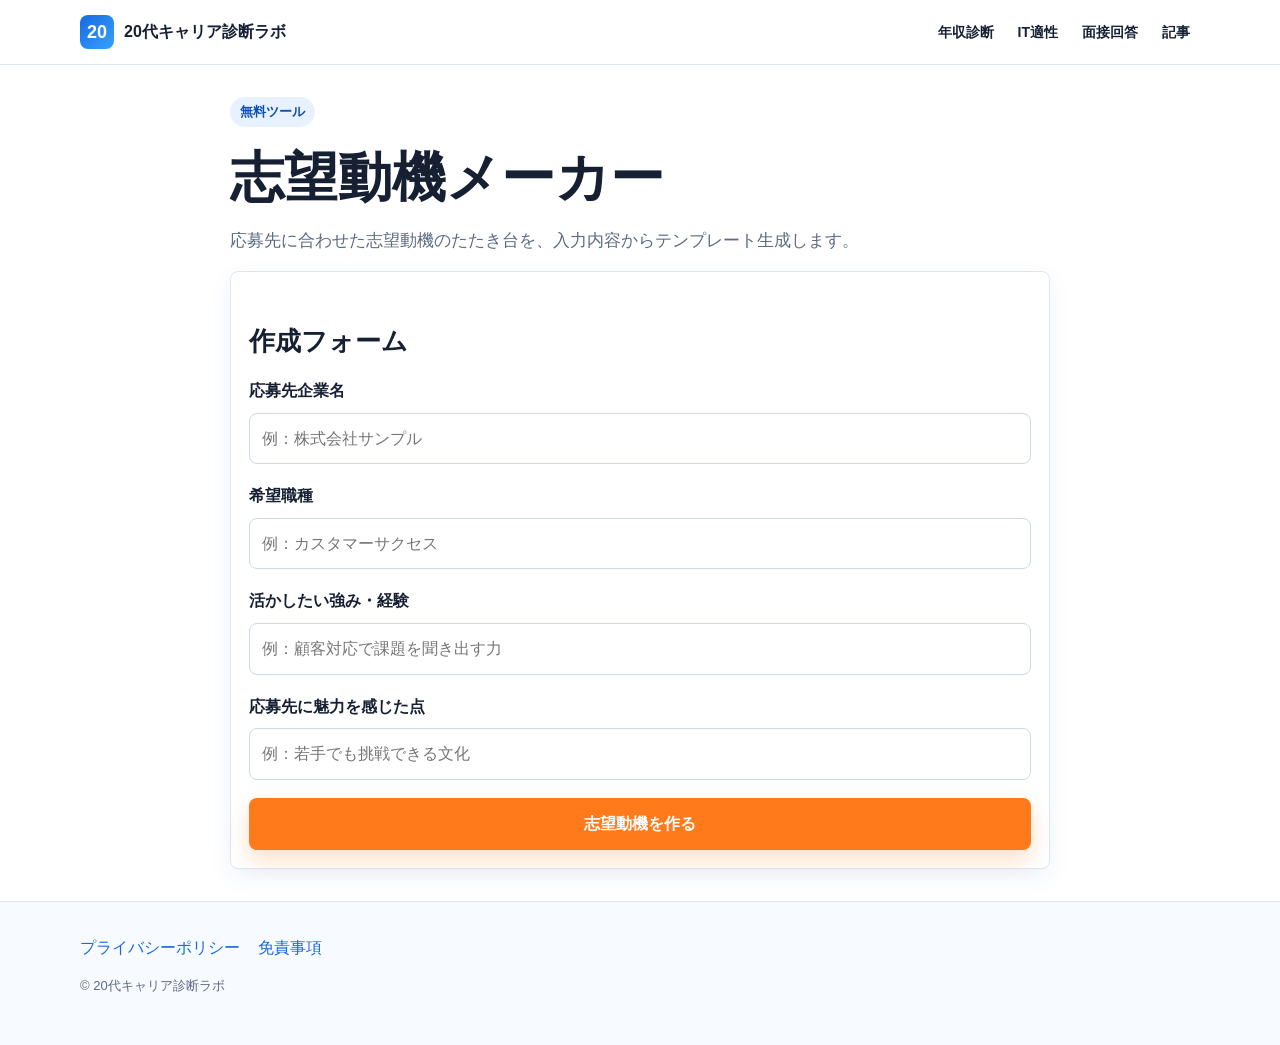
<file: tools/motivation.html>
<!doctype html>
<html lang="ja">
<head>
  <meta charset="utf-8"><meta name="viewport" content="width=device-width, initial-scale=1">
  <title>志望動機メーカー｜20代キャリア診断ラボ</title>
  <meta name="description" content="会社名、希望職種、強みを入力するだけで、第二新卒・20代向けの志望動機テンプレートを無料作成します。">
  <meta property="og:title" content="志望動機メーカー"><meta property="og:description" content="20代向けの志望動機のたたき台を無料作成。"><meta property="og:type" content="article"><meta property="og:image" content="https://example.pages.dev/assets/img/ogp.svg">
  <!-- Google Analyticsタグは公開後にここへ追加 --><!-- Search Console確認タグは公開後にここへ追加 -->
  <link rel="stylesheet" href="../assets/css/styles.css"><script src="../config.js" defer></script><script src="../assets/js/main.js" defer></script>
</head>
<body>
  <header class="site-header"><div class="header-inner"><a class="brand" href="../index.html"><span class="brand-mark">20</span><span data-site-name>20代キャリア診断ラボ</span></a><button class="nav-toggle" type="button" aria-label="メニュー" aria-expanded="false" data-nav-toggle>≡</button><nav class="global-nav" data-nav><a href="salary.html">年収診断</a><a href="it-fit.html">IT適性</a><a href="interview.html">面接回答</a><a href="../articles/salary-up.html">記事</a></nav></div></header>
  <main class="section"><div class="container article">
    <span class="eyebrow">無料ツール</span><h1>志望動機メーカー</h1><p class="lead">応募先に合わせた志望動機のたたき台を、入力内容からテンプレート生成します。</p>
    <div class="card">
      <h2>作成フォーム</h2>
      <form class="form" data-tool-form="motivation">
        <div class="field"><label for="company">応募先企業名</label><input id="company" name="company" placeholder="例：株式会社サンプル"></div>
        <div class="field"><label for="job">希望職種</label><input id="job" name="job" placeholder="例：カスタマーサクセス"></div>
        <div class="field"><label for="strength">活かしたい強み・経験</label><input id="strength" name="strength" placeholder="例：顧客対応で課題を聞き出す力"></div>
        <div class="field"><label for="value">応募先に魅力を感じた点</label><input id="value" name="value" placeholder="例：若手でも挑戦できる文化"></div>
        <button class="button cta" type="submit">志望動機を作る</button>
      </form>
      <div class="result" data-result><span class="result-score" data-result-score></span><h2 class="result-title" data-result-title></h2><p class="result-copy" data-result-copy></p><div class="share-box" data-share-copy></div><div class="result-actions"><a class="button cta" data-cta-primary-url href="#"><span data-cta-primary-text>自分に合う転職サポートを見てみる</span></a><a class="button ghost" href="interview.html">面接回答も作る</a></div><p class="small" data-cta-note></p></div>
    </div>
  </div></main>
  <footer class="footer"><div class="container"><div class="footer-links"><a href="../privacy.html">プライバシーポリシー</a><a href="../disclaimer.html">免責事項</a></div><p class="small">© <span data-site-name>20代キャリア診断ラボ</span></p></div></footer>
</body>
</html>
</file>
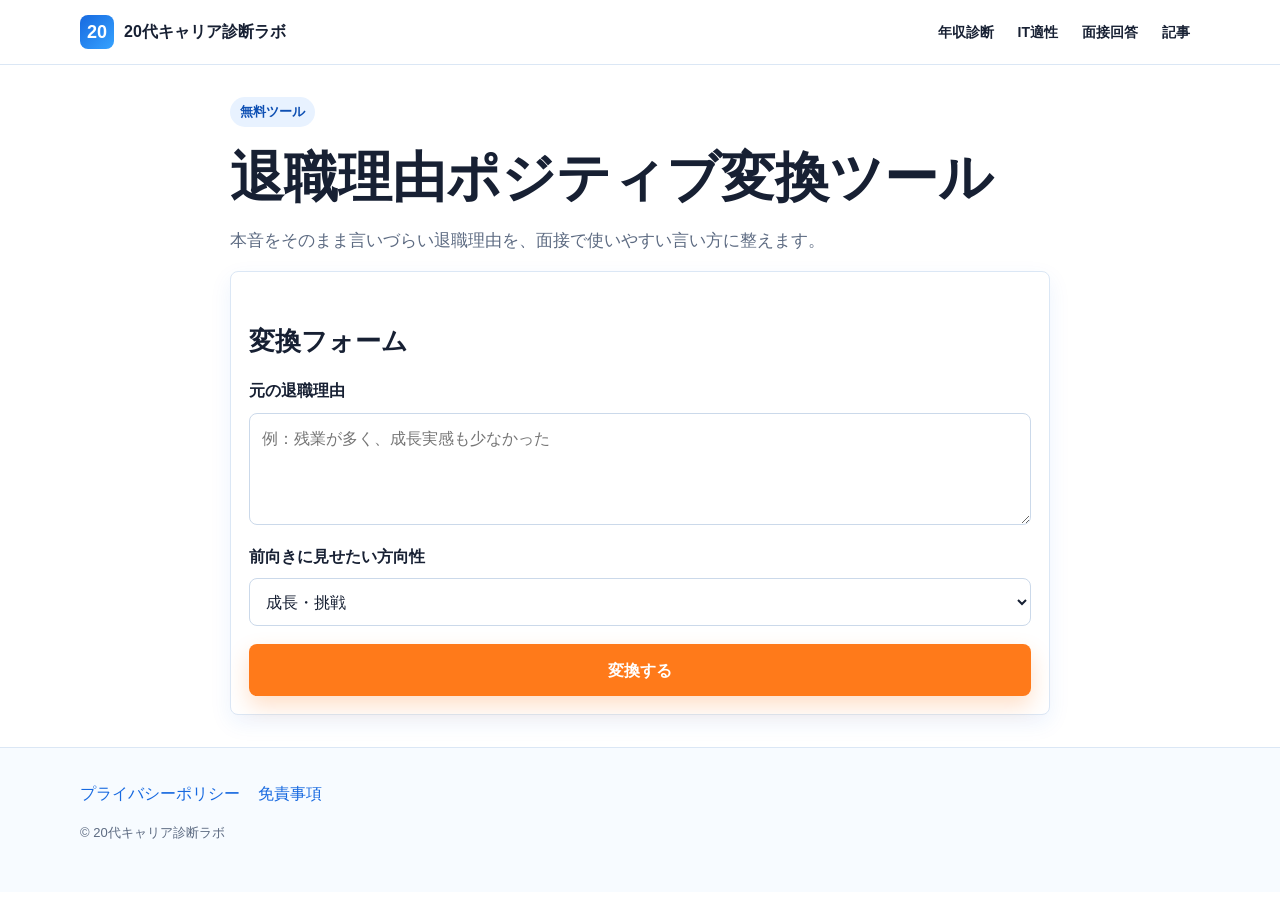
<file: tools/reason.html>
<!doctype html>
<html lang="ja">
<head>
  <meta charset="utf-8"><meta name="viewport" content="width=device-width, initial-scale=1">
  <title>退職理由ポジティブ変換ツール｜20代キャリア診断ラボ</title>
  <meta name="description" content="退職理由を面接で伝えやすい前向きな表現に無料変換。第二新卒・20代の転職活動向けテンプレートを生成します。">
  <meta property="og:title" content="退職理由ポジティブ変換ツール"><meta property="og:description" content="退職理由を面接向けの前向き表現に変換。"><meta property="og:type" content="article"><meta property="og:image" content="https://example.pages.dev/assets/img/ogp.svg">
  <!-- Google Analyticsタグは公開後にここへ追加 --><!-- Search Console確認タグは公開後にここへ追加 -->
  <link rel="stylesheet" href="../assets/css/styles.css"><script src="../config.js" defer></script><script src="../assets/js/main.js" defer></script>
</head>
<body>
  <header class="site-header"><div class="header-inner"><a class="brand" href="../index.html"><span class="brand-mark">20</span><span data-site-name>20代キャリア診断ラボ</span></a><button class="nav-toggle" type="button" aria-label="メニュー" aria-expanded="false" data-nav-toggle>≡</button><nav class="global-nav" data-nav><a href="salary.html">年収診断</a><a href="it-fit.html">IT適性</a><a href="interview.html">面接回答</a><a href="../articles/interview-questions.html">記事</a></nav></div></header>
  <main class="section"><div class="container article">
    <span class="eyebrow">無料ツール</span><h1>退職理由ポジティブ変換ツール</h1><p class="lead">本音をそのまま言いづらい退職理由を、面接で使いやすい言い方に整えます。</p>
    <div class="card">
      <h2>変換フォーム</h2>
      <form class="form" data-tool-form="reason">
        <div class="field"><label for="reason">元の退職理由</label><textarea id="reason" name="reason" placeholder="例：残業が多く、成長実感も少なかった"></textarea></div>
        <div class="field"><label for="focus">前向きに見せたい方向性</label><select id="focus" name="focus" required><option value="growth">成長・挑戦</option><option value="culture">社風・チーム</option><option value="work">働き方・継続性</option></select></div>
        <button class="button cta" type="submit">変換する</button>
      </form>
      <div class="result" data-result><span class="result-score" data-result-score></span><h2 class="result-title" data-result-title></h2><p class="result-copy" data-result-copy></p><div class="share-box" data-share-copy></div><div class="result-actions"><a class="button cta" data-cta-primary-url href="#"><span data-cta-primary-text>自分に合う転職サポートを見てみる</span></a><a class="button ghost" href="interview.html">面接回答も作る</a></div><p class="small" data-cta-note></p></div>
    </div>
  </div></main>
  <footer class="footer"><div class="container"><div class="footer-links"><a href="../privacy.html">プライバシーポリシー</a><a href="../disclaimer.html">免責事項</a></div><p class="small">© <span data-site-name>20代キャリア診断ラボ</span></p></div></footer>
</body>
</html>
</file>
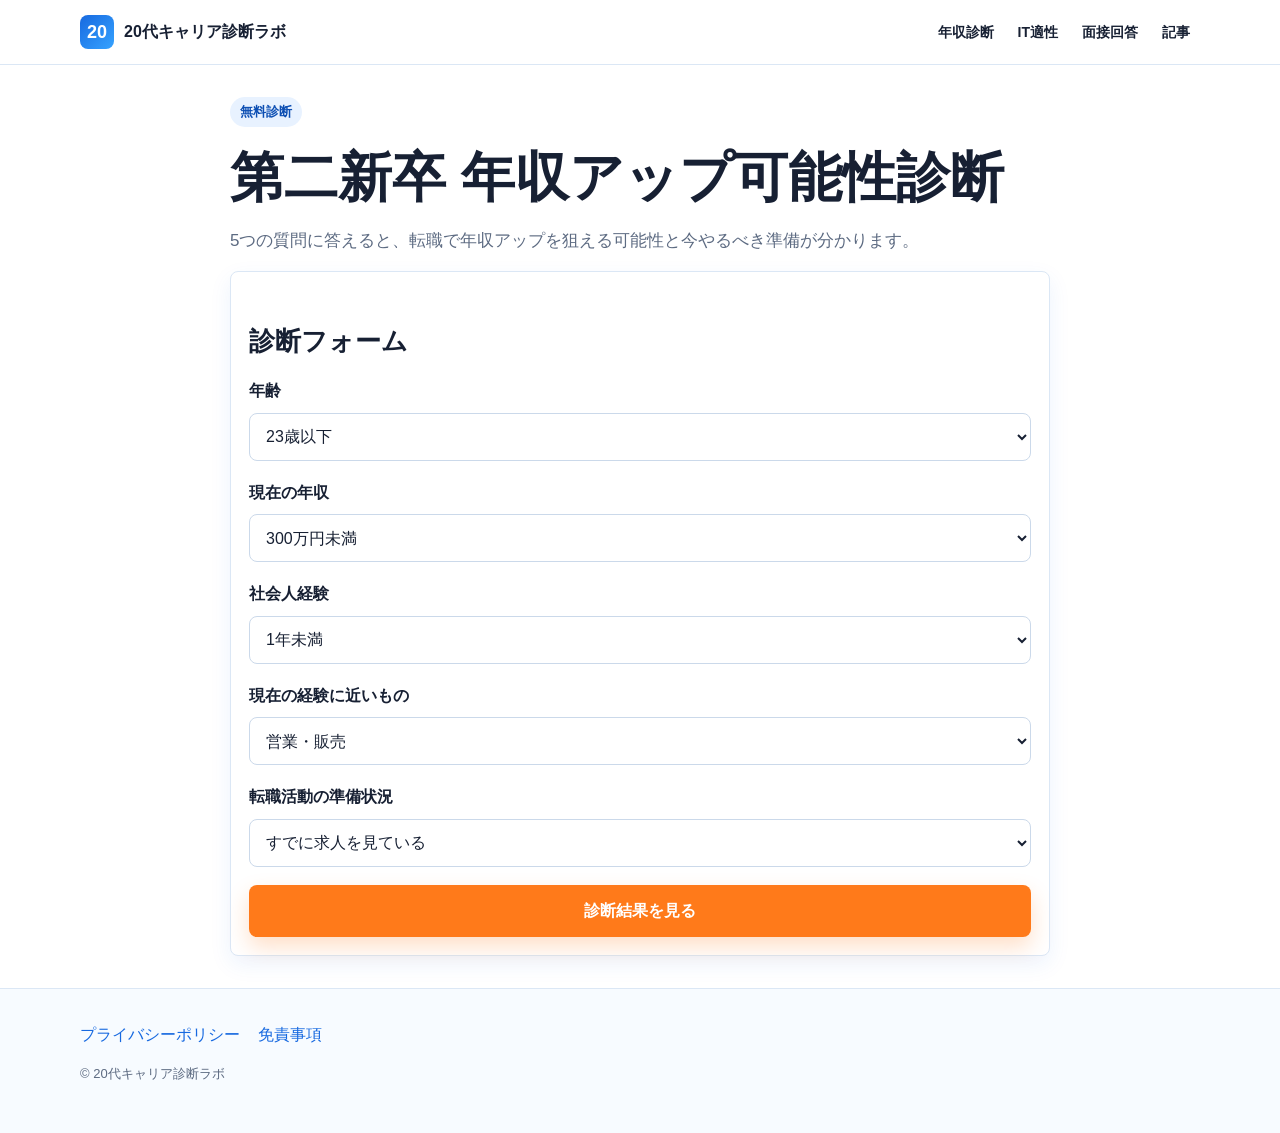
<file: tools/salary.html>
<!doctype html>
<html lang="ja">
<head>
  <meta charset="utf-8"><meta name="viewport" content="width=device-width, initial-scale=1">
  <title>第二新卒 年収アップ可能性診断｜20代キャリア診断ラボ</title>
  <meta name="description" content="第二新卒・20代向けに、転職で年収アップできる可能性を無料診断。現年収、経験、業界、転職意欲からスコアを表示します。">
  <meta property="og:title" content="第二新卒 年収アップ可能性診断"><meta property="og:description" content="20代の転職で年収アップできる可能性を無料チェック。"><meta property="og:type" content="article"><meta property="og:image" content="https://example.pages.dev/assets/img/ogp.svg">
  <!-- Google Analyticsタグは公開後にここへ追加 --><!-- Search Console確認タグは公開後にここへ追加 -->
  <link rel="stylesheet" href="../assets/css/styles.css"><script src="../config.js" defer></script><script src="../assets/js/main.js" defer></script>
</head>
<body>
  <header class="site-header"><div class="header-inner"><a class="brand" href="../index.html"><span class="brand-mark">20</span><span data-site-name>20代キャリア診断ラボ</span></a><button class="nav-toggle" type="button" aria-label="メニュー" aria-expanded="false" data-nav-toggle>≡</button><nav class="global-nav" data-nav><a href="salary.html">年収診断</a><a href="it-fit.html">IT適性</a><a href="interview.html">面接回答</a><a href="../articles/salary-up.html">記事</a></nav></div></header>
  <main class="section"><div class="container article">
    <span class="eyebrow">無料診断</span><h1>第二新卒 年収アップ可能性診断</h1><p class="lead">5つの質問に答えると、転職で年収アップを狙える可能性と今やるべき準備が分かります。</p>
    <div class="card">
      <h2>診断フォーム</h2>
      <form class="form" data-tool-form="salary">
        <div class="field"><label for="age">年齢</label><select id="age" name="age" required><option value="23">23歳以下</option><option value="25">24〜25歳</option><option value="27">26〜27歳</option><option value="29">28〜29歳</option></select></div>
        <div class="field"><label for="income">現在の年収</label><select id="income" name="income" required><option value="300">300万円未満</option><option value="350">300〜349万円</option><option value="420">350〜449万円</option><option value="500">450万円以上</option></select></div>
        <div class="field"><label for="experience">社会人経験</label><select id="experience" name="experience" required><option value="1">1年未満</option><option value="1.5">1〜2年</option><option value="2">2〜3年</option><option value="4">4年以上</option></select></div>
        <div class="field"><label for="industry">現在の経験に近いもの</label><select id="industry" name="industry" required><option value="sales">営業・販売</option><option value="it">IT・Web</option><option value="office">事務・管理</option><option value="service">接客・サービス</option><option value="other">その他</option></select></div>
        <div class="field"><label for="action">転職活動の準備状況</label><select id="action" name="action" required><option value="active">すでに求人を見ている</option><option value="soon">1〜3か月以内に始めたい</option><option value="thinking">まだ情報収集中</option></select></div>
        <button class="button cta" type="submit">診断結果を見る</button>
      </form>
      <div class="result" data-result><span class="result-score" data-result-score></span><h2 class="result-title" data-result-title></h2><p class="result-copy" data-result-copy></p><div class="share-box" data-share-copy></div><div class="result-actions"><a class="button cta" data-cta-primary-url href="#"><span data-cta-primary-text>自分に合う転職サポートを見てみる</span></a><a class="button ghost" href="../tools/motivation.html">志望動機も作る</a></div><p class="small" data-cta-note></p></div>
    </div>
  </div></main>
  <footer class="footer"><div class="container"><div class="footer-links"><a href="../privacy.html">プライバシーポリシー</a><a href="../disclaimer.html">免責事項</a></div><p class="small">© <span data-site-name>20代キャリア診断ラボ</span></p></div></footer>
</body>
</html>
</file>
<file: assets/css/styles.css>
:root {
  --bg: #ffffff;
  --surface: #f7fbff;
  --card: #ffffff;
  --text: #172033;
  --muted: #5d6b82;
  --line: #dbe7f5;
  --blue: #1769e0;
  --blue-dark: #0d4fb3;
  --blue-soft: #e8f2ff;
  --cta: #ff7a1a;
  --cta-dark: #db5f00;
  --green: #13a36e;
  --orange-soft: #fff3e8;
  --shadow: 0 8px 22px rgba(23, 105, 224, 0.08);
  font-family: -apple-system, BlinkMacSystemFont, "Segoe UI", sans-serif;
}

* {
  box-sizing: border-box;
}

body {
  margin: 0;
  background: var(--bg);
  color: var(--text);
  line-height: 1.72;
  text-size-adjust: 100%;
}

a {
  color: var(--blue);
  text-decoration: none;
}

a:hover {
  text-decoration: underline;
}

img {
  max-width: 100%;
}

.site-header {
  position: sticky;
  top: 0;
  z-index: 20;
  background: rgba(255, 255, 255, 0.94);
  border-bottom: 1px solid var(--line);
  backdrop-filter: blur(10px);
}

.header-inner,
.container {
  width: min(1120px, calc(100% - 28px));
  margin: 0 auto;
}

.header-inner {
  min-height: 64px;
  display: flex;
  align-items: center;
  justify-content: space-between;
  gap: 16px;
}

.brand {
  display: inline-flex;
  align-items: center;
  gap: 10px;
  color: var(--text);
  font-weight: 800;
  letter-spacing: 0;
  min-width: 0;
}

.brand span:last-child {
  overflow: hidden;
  text-overflow: ellipsis;
  white-space: nowrap;
}

.brand-mark {
  width: 34px;
  height: 34px;
  border-radius: 8px;
  display: grid;
  place-items: center;
  color: #fff;
  background: linear-gradient(135deg, var(--blue), #36a3ff);
  font-size: 18px;
}

.nav-toggle {
  width: 44px;
  height: 44px;
  border: 1px solid var(--line);
  border-radius: 8px;
  background: #fff;
  color: var(--text);
  font-size: 22px;
}

.global-nav {
  display: none;
  position: absolute;
  left: 16px;
  right: 16px;
  top: 70px;
  padding: 12px;
  background: #fff;
  border: 1px solid var(--line);
  border-radius: 8px;
  box-shadow: var(--shadow);
}

.global-nav.is-open {
  display: grid;
  gap: 8px;
}

.global-nav a {
  min-height: 44px;
  display: flex;
  align-items: center;
  padding: 8px 10px;
  color: var(--text);
  border-radius: 8px;
  font-weight: 700;
}

.global-nav a:hover {
  background: var(--blue-soft);
  text-decoration: none;
}

.hero {
  padding: 34px 0 22px;
  background:
    radial-gradient(circle at 100% 0%, rgba(23, 105, 224, 0.13), transparent 32%),
    linear-gradient(180deg, #f6fbff 0%, #ffffff 72%);
}

.hero-grid {
  display: grid;
  gap: 28px;
}

.eyebrow {
  display: inline-flex;
  align-items: center;
  min-height: 30px;
  padding: 2px 10px;
  color: var(--blue-dark);
  background: var(--blue-soft);
  border-radius: 999px;
  font-size: 13px;
  font-weight: 800;
}

h1,
h2,
h3 {
  line-height: 1.35;
  letter-spacing: 0;
}

h1 {
  margin: 14px 0 12px;
  font-size: 29px;
}

h2 {
  margin: 0 0 18px;
  font-size: 24px;
}

h3 {
  margin: 0 0 8px;
  font-size: 18px;
}

p {
  margin: 0 0 16px;
}

.lead {
  color: var(--muted);
  font-size: 16px;
}

.hero-actions,
.result-actions {
  display: grid;
  gap: 10px;
  margin-top: 22px;
}

.button {
  min-height: 52px;
  display: inline-flex;
  align-items: center;
  justify-content: center;
  gap: 8px;
  padding: 12px 18px;
  border: 0;
  border-radius: 8px;
  background: var(--blue);
  color: #fff;
  font-weight: 800;
  font-size: 16px;
  cursor: pointer;
  text-align: center;
  line-height: 1.35;
}

.button:hover {
  background: var(--blue-dark);
  color: #fff;
  text-decoration: none;
}

.button.cta {
  background: var(--cta);
  box-shadow: 0 10px 22px rgba(255, 122, 26, 0.24);
}

.button.cta:hover {
  background: var(--cta-dark);
}

.button.ghost {
  background: #fff;
  color: var(--blue);
  border: 1px solid var(--line);
}

.button.ghost:hover {
  background: var(--blue-soft);
}

.section {
  padding: 32px 0;
}

.section.alt {
  background: var(--surface);
}

.grid {
  display: grid;
  gap: 14px;
}

.card {
  padding: 18px;
  background: var(--card);
  border: 1px solid var(--line);
  border-radius: 8px;
  box-shadow: var(--shadow);
}

.ranking-list {
  display: grid;
  gap: 12px;
  counter-reset: ranking;
}

.ranking-item {
  position: relative;
  display: grid;
  grid-template-columns: 42px 1fr;
  gap: 12px;
  align-items: start;
  padding: 16px;
  background: #fff;
  border: 1px solid var(--line);
  border-radius: 8px;
  box-shadow: var(--shadow);
}

.ranking-item::before {
  counter-increment: ranking;
  content: counter(ranking);
  width: 38px;
  height: 38px;
  display: grid;
  place-items: center;
  border-radius: 999px;
  background: var(--orange-soft);
  color: var(--cta-dark);
  font-weight: 900;
}

.ranking-item p {
  color: var(--muted);
  margin-bottom: 10px;
}

.tool-card {
  display: flex;
  flex-direction: column;
  min-height: 100%;
}

.tool-card p {
  color: var(--muted);
}

.tool-card .button {
  margin-top: auto;
}

.badge-row {
  display: flex;
  flex-wrap: wrap;
  gap: 8px;
  margin: 16px 0 0;
}

.badge {
  padding: 5px 9px;
  border-radius: 999px;
  background: #fff;
  border: 1px solid var(--line);
  color: var(--muted);
  font-size: 13px;
  font-weight: 700;
}

.form {
  display: grid;
  gap: 18px;
}

.field {
  display: grid;
  gap: 8px;
}

.field label,
.question-title {
  font-weight: 800;
}

input,
select,
textarea {
  width: 100%;
  min-height: 48px;
  padding: 11px 12px;
  border: 1px solid #cbd9ea;
  border-radius: 8px;
  background: #fff;
  color: var(--text);
  font: inherit;
  font-size: 16px;
}

textarea {
  min-height: 112px;
  resize: vertical;
}

.option-grid {
  display: grid;
  gap: 10px;
}

.option {
  display: grid;
  grid-template-columns: 22px 1fr;
  gap: 10px;
  align-items: start;
  min-height: 48px;
  padding: 12px;
  border: 1px solid var(--line);
  border-radius: 8px;
  background: #fff;
  cursor: pointer;
}

.option input {
  width: 18px;
  min-height: auto;
  margin-top: 4px;
}

.result {
  display: none;
  margin-top: 22px;
  padding: 18px;
  border-radius: 8px;
  border: 2px solid #b9d8ff;
  background: #f7fbff;
}

.result.is-visible {
  display: block;
}

.result-score {
  display: inline-flex;
  align-items: center;
  min-height: 34px;
  padding: 2px 12px;
  border-radius: 999px;
  background: var(--blue);
  color: #fff;
  font-weight: 900;
}

.result-title {
  margin: 12px 0 10px;
  font-size: 23px;
}

.result-copy {
  color: var(--text);
  white-space: pre-line;
}

.share-box {
  margin-top: 16px;
  padding: 14px;
  border-radius: 8px;
  background: #fff;
  border: 1px dashed #9fc5f8;
  color: var(--muted);
  font-weight: 700;
}

.result-actions-list,
.next-article {
  margin-top: 16px;
  padding: 16px;
  border-radius: 8px;
  background: #fff;
  border: 1px solid var(--line);
}

.result-actions-list h3,
.next-article h3 {
  margin-bottom: 10px;
  font-size: 17px;
}

.result-actions-list ol {
  display: grid;
  gap: 8px;
  margin: 0;
  padding-left: 1.3em;
}

.result-actions-list li {
  padding-left: 2px;
}

.next-article a {
  display: inline-flex;
  margin-bottom: 6px;
  font-weight: 900;
}

.next-article p {
  margin-bottom: 0;
  color: var(--muted);
}

.article {
  max-width: 820px;
}

.article h2 {
  margin-top: 34px;
}

.article ul,
.article ol {
  padding-left: 1.2em;
}

.footer {
  padding: 32px 0;
  border-top: 1px solid var(--line);
  background: #f7fbff;
  color: var(--muted);
}

.footer-links {
  display: flex;
  flex-wrap: wrap;
  gap: 12px 18px;
  margin-bottom: 14px;
}

.small {
  color: var(--muted);
  font-size: 13px;
}

@media (min-width: 720px) {
  .nav-toggle {
    display: none;
  }

  .global-nav {
    position: static;
    display: flex;
    align-items: center;
    gap: 4px;
    padding: 0;
    background: transparent;
    border: 0;
    box-shadow: none;
  }

  .global-nav a {
    font-size: 14px;
  }

  .hero {
    padding: 70px 0 42px;
  }

  h1 {
    font-size: clamp(40px, 5vw, 54px);
  }

  h2 {
    font-size: 26px;
  }

  h3 {
    font-size: 19px;
  }

  .lead {
    font-size: 17px;
  }

  .hero-grid {
    grid-template-columns: 1.1fr 0.9fr;
    align-items: center;
  }

  .hero-actions,
  .result-actions {
    grid-template-columns: repeat(2, max-content);
  }

  .grid.two {
    grid-template-columns: repeat(2, 1fr);
  }

  .grid.three {
    grid-template-columns: repeat(3, 1fr);
  }

  .ranking-list {
    grid-template-columns: repeat(3, 1fr);
  }

  .ranking-item {
    grid-template-columns: 46px 1fr;
  }
}

@media (max-width: 380px) {
  .header-inner,
  .container {
    width: min(100% - 22px, 1120px);
  }

  .brand-mark {
    width: 32px;
    height: 32px;
    font-size: 16px;
  }

  .brand {
    gap: 8px;
    font-size: 14px;
  }

  h1 {
    font-size: 27px;
  }

  .card,
  .result {
    padding: 16px;
  }
}
</file>
